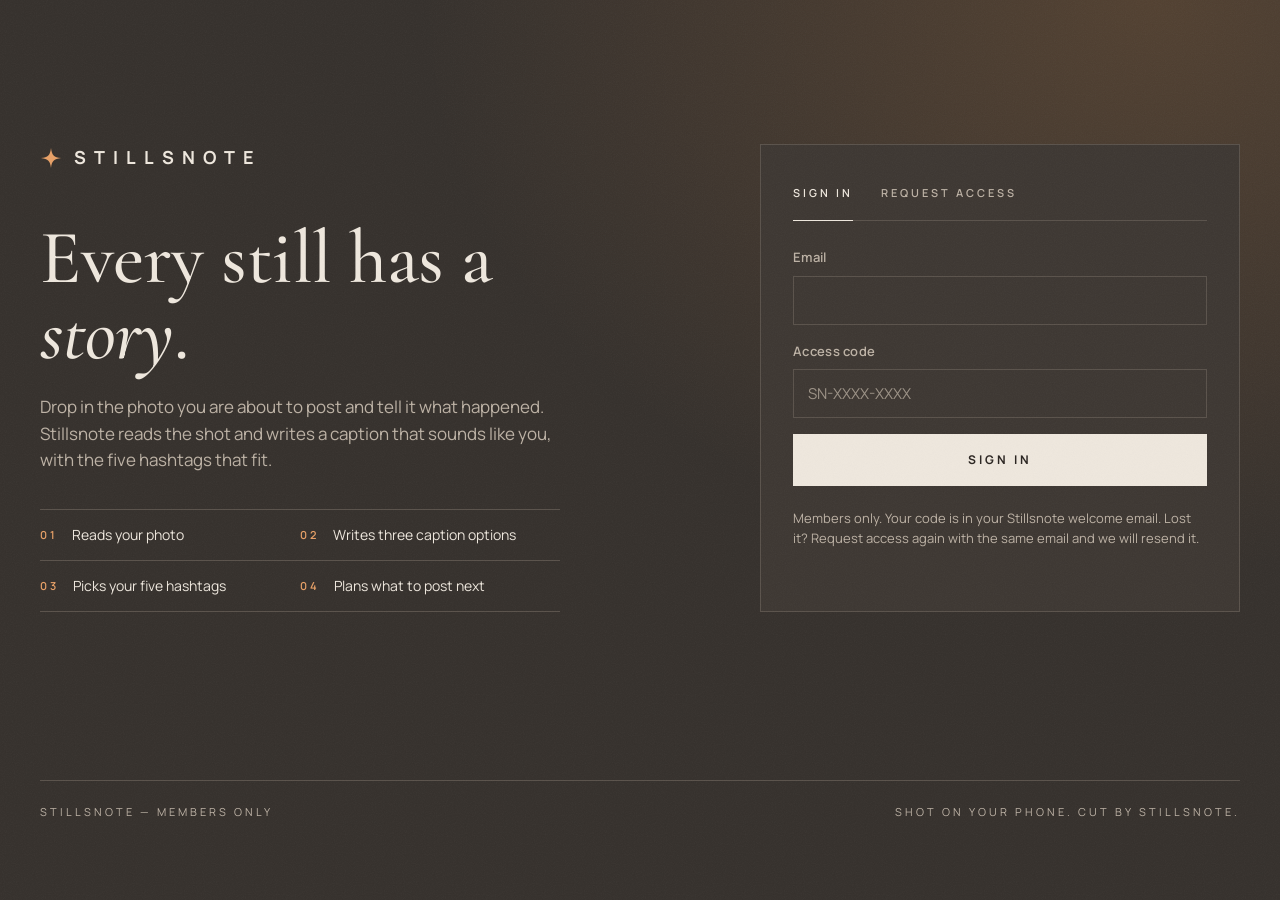
<file: index.html>
<!doctype html>
<html lang="en">
<head>
<meta charset="utf-8">
<meta name="viewport" content="width=device-width, initial-scale=1">
<title>Stillsnote</title>
<meta name="description" content="Stillsnote turns the photo you are about to post into a caption that sounds like you, with the right five hashtags.">
<link rel="icon" href="/favicon.svg" type="image/svg+xml">
<link rel="preconnect" href="https://fonts.googleapis.com">
<link rel="preconnect" href="https://fonts.gstatic.com" crossorigin>
<link href="https://fonts.googleapis.com/css2?family=Cormorant+Garamond:ital,wght@0,500;0,600;1,500&family=Manrope:wght@400;500;600;700&display=swap" rel="stylesheet">
<link rel="stylesheet" href="/assets/styles.css">
<script src="/config.js"></script>
<script src="/assets/app.js" defer></script>
</head>
<body>
<div class="grain" aria-hidden="true"></div>
<div id="demo-banner" class="demo-banner" hidden>Demo mode: sample data, nothing is saved.</div>

<!-- ============ SIGN-IN GATE ============ -->
<section id="view-gate" class="gate" hidden>
  <div class="gate-inner">
    <div class="gate-copy">
      <div class="brand"><svg class="spark" viewBox="0 0 24 24" aria-hidden="true"><path d="M12 1 C 13 9, 15 11, 23 12 C 15 13, 13 15, 12 23 C 11 15, 9 13, 1 12 C 9 11, 11 9, 12 1 Z"/></svg><span>STILLSNOTE</span></div>
      <h1 class="display">Every still has a <em>story</em>.</h1>
      <p class="lede">Drop in the photo you are about to post and tell it what happened. Stillsnote reads the shot and writes a caption that sounds like you, with the five hashtags that fit.</p>
      <ul class="gate-points">
        <li><span>01</span>Reads your photo</li>
        <li><span>02</span>Writes three caption options</li>
        <li><span>03</span>Picks your five hashtags</li>
        <li><span>04</span>Plans what to post next</li>
      </ul>
    </div>

    <div class="gate-card">
      <div class="tabs" role="tablist" aria-label="Account">
        <button type="button" role="tab" id="tab-signin" aria-selected="true" aria-controls="form-signin">Sign in</button>
        <button type="button" role="tab" id="tab-request" aria-selected="false" aria-controls="form-request">Request access</button>
      </div>

      <form id="form-signin" class="stack" role="tabpanel" aria-labelledby="tab-signin" novalidate>
        <label class="field"><span>Email</span><input type="email" name="email" autocomplete="email" required></label>
        <label class="field"><span>Access code</span><input type="text" name="code" autocomplete="one-time-code" placeholder="SN-XXXX-XXXX" required></label>
        <button type="submit" class="btn btn-primary">Sign in</button>
        <p class="hint">Members only. Your code is in your Stillsnote welcome email. Lost it? Request access again with the same email and we will resend it.</p>
        <p class="form-msg" role="status" aria-live="polite"></p>
      </form>

      <form id="form-request" class="stack" role="tabpanel" aria-labelledby="tab-request" hidden novalidate>
        <label class="field"><span>Name</span><input type="text" name="name" autocomplete="name" required></label>
        <label class="field"><span>Email</span><input type="email" name="email" autocomplete="email" required></label>
        <label class="field"><span>Instagram handle <small>(optional)</small></span><input type="text" name="instagram" placeholder="@yourhandle"></label>
        <label class="hp" aria-hidden="true">Website<input type="text" name="website" tabindex="-1" autocomplete="off"></label>
        <label class="check"><input type="checkbox" name="optin"><span id="optin-wording">Yes, send me occasional Stillsnote news and tips. I can unsubscribe anytime.</span></label>
        <button type="submit" class="btn btn-primary">Request access</button>
        <p class="form-msg" role="status" aria-live="polite"></p>
      </form>
    </div>
  </div>
  <footer class="foot"><span>STILLSNOTE — MEMBERS ONLY</span><span>SHOT ON YOUR PHONE. CUT BY STILLSNOTE.</span></footer>
</section>

<!-- ============ APP SHELL ============ -->
<div id="app" class="shell" hidden>
  <header class="topbar">
    <a class="brand" href="#/studio"><svg class="spark" viewBox="0 0 24 24" aria-hidden="true"><path d="M12 1 C 13 9, 15 11, 23 12 C 15 13, 13 15, 12 23 C 11 15, 9 13, 1 12 C 9 11, 11 9, 12 1 Z"/></svg><span>STILLSNOTE</span></a>
    <nav class="nav" aria-label="Main">
      <a href="#/studio" data-route="studio">Studio</a>
      <a href="#/planner" data-route="planner">Planner</a>
      <a href="#/trends" data-route="trends">Trends</a>
      <a href="#/creative" data-route="creative">Creative</a>
      <a href="#/style" data-route="style">My style</a>
    </nav>
    <div class="account">
      <span class="usage" id="usage" title="AI requests used this month"></span>
      <button type="button" class="btn-text" id="signout">Sign out</button>
    </div>
  </header>

  <!-- STUDIO -->
  <main id="view-studio" class="view" hidden>
    <div class="grid-2">
      <section class="col">
        <div class="section-head">
          <div>
            <span class="eyebrow">01 — Upload</span>
            <h2 class="display-sm">Drop your <em>shot</em></h2>
            <p class="muted">Add the photo you are about to post.</p>
          </div>
          <span class="pill-tag">FRAME 4:5</span>
        </div>

        <label class="dropzone" id="dropzone">
          <input type="file" id="file" accept="image/*" class="sr-only">
          <span class="corner tl" aria-hidden="true"></span><span class="corner tr" aria-hidden="true"></span>
          <span class="corner bl" aria-hidden="true"></span><span class="corner br" aria-hidden="true"></span>
          <span class="drop-empty" id="drop-empty">
            <svg viewBox="0 0 24 24" aria-hidden="true" class="icon-lg"><path d="M12 15V4M7 9l5-5 5 5"/><path d="M4 15v4a1 1 0 0 0 1 1h14a1 1 0 0 0 1-1v-4"/></svg>
            <span class="drop-title">Drag &amp; drop your photo</span>
            <span class="eyebrow-muted">or click to upload</span>
          </span>
          <img id="preview" alt="" hidden>
        </label>

        <div class="story">
          <label for="story" class="label-lg">What's the story?</label>
          <textarea id="story" rows="3" maxlength="1500" placeholder="bukhansan at sunrise w/ my brother before work. he complained the whole way up"></textarea>
          <p class="hint">Write it how you'd text a friend. Who, where, and why it mattered.</p>
          <fieldset class="vibes">
            <legend>Vibe</legend>
            <label><input type="radio" name="vibe" value="Chill" checked><span>Chill</span></label>
            <label><input type="radio" name="vibe" value="Hype"><span>Hype</span></label>
            <label><input type="radio" name="vibe" value="Funny"><span>Funny</span></label>
            <label><input type="radio" name="vibe" value="Low-key"><span>Low-key</span></label>
            <label><input type="radio" name="vibe" value="Poetic"><span>Poetic</span></label>
          </fieldset>
        </div>

        <div class="row-btns">
          <button type="button" class="btn btn-primary grow" id="generate">Write it</button>
          <button type="button" class="btn btn-ghost" id="swap">
            <svg viewBox="0 0 24 24" aria-hidden="true" class="icon"><path d="M4 8h15l-4-4M20 16H5l4 4"/></svg>Swap photo
          </button>
        </div>
        <p class="form-msg" id="studio-msg" role="status" aria-live="polite"></p>
      </section>

      <section class="col">
        <div class="read-panel">
          <svg class="read-art" viewBox="0 0 640 210" preserveAspectRatio="none" aria-hidden="true">
            <defs><radialGradient id="sun" cx="88%" cy="18%" r="55%"><stop offset="0%" stop-color="#E39A57" stop-opacity="0.6"/><stop offset="100%" stop-color="#E39A57" stop-opacity="0"/></radialGradient></defs>
            <rect width="640" height="210" fill="url(#sun)"/>
            <path d="M180 150 C 280 90, 350 110, 430 74 C 500 44, 570 62, 640 50 L 640 210 L 180 210 Z" fill="#3A302A" opacity="0.85"/>
            <path d="M260 180 C 350 140, 420 150, 500 120 C 560 102, 600 110, 640 106 L 640 210 L 260 210 Z" fill="#221D1A"/>
          </svg>
          <div class="read-body">
            <span class="eyebrow light">02 — The read</span>
            <h2 class="display-xs">What the lens sees</h2>
            <p class="read-summary" id="read-summary">Add a photo and press Write it.</p>
            <div class="chips-outline" id="read-tags"></div>
            <div class="grade" id="read-grade-wrap" hidden><span class="eyebrow-muted light">Grade</span><div id="read-grade" class="grade-swatches"></div></div>
          </div>
        </div>

        <div class="block">
          <div class="section-head">
            <div>
              <span class="eyebrow">03 — Caption</span>
              <h2 class="display-xs">Your caption</h2>
            </div>
            <div class="tabs-line" role="tablist" aria-label="Caption style" id="cap-tabs">
              <button type="button" role="tab" data-cap="story" aria-selected="true">Story</button>
              <button type="button" role="tab" data-cap="short" aria-selected="false">Short</button>
              <button type="button" role="tab" data-cap="question" aria-selected="false">Ask a question</button>
            </div>
          </div>
          <label for="caption" class="sr-only">Caption</label>
          <textarea id="caption" class="caption-box" rows="7" maxlength="2200" placeholder="Your caption will appear here. You can edit it before copying."></textarea>
          <div class="between"><span class="hint">Edit freely. Changes are kept when you copy or save.</span><span class="hint" id="cap-count">0 / 2,200</span></div>
        </div>

        <div class="block">
          <div class="section-head">
            <span class="eyebrow">04 — Tags</span>
            <span class="hint" id="tag-count">0 / 5</span>
          </div>
          <div class="tags" id="tags"></div>
          <form class="tag-add" id="tag-add">
            <label for="tag-input" class="sr-only">Add a hashtag</label>
            <input id="tag-input" type="text" placeholder="#addyourown" maxlength="60">
            <button type="submit" class="btn btn-ghost btn-sm">Add</button>
          </form>
          <p class="hint">Instagram allows 5 hashtags per post. Big tags give context, medium and local tags are where people find you.</p>
        </div>

        <div class="row-btns">
          <button type="button" class="btn btn-accent grow" id="copy">
            <svg viewBox="0 0 24 24" aria-hidden="true" class="icon fill"><path d="M12 1 C 13 9, 15 11, 23 12 C 15 13, 13 15, 12 23 C 11 15, 9 13, 1 12 C 9 11, 11 9, 12 1 Z"/></svg>Copy everything
          </button>
          <button type="button" class="btn btn-ghost" id="retry">
            <svg viewBox="0 0 24 24" aria-hidden="true" class="icon"><path d="M20 12a8 8 0 0 1-14 5.3M4 12a8 8 0 0 1 14-5.3M18 3v4h-4M6 21v-4h4"/></svg>Try again
          </button>
        </div>
        <form class="save-row" id="save-form">
          <label class="field inline"><span>Plan for</span><input type="date" id="save-date"></label>
          <label class="field inline"><span>Pillar</span><select id="save-pillar"><option value="">None</option></select></label>
          <button type="submit" class="btn btn-ghost">Save to planner</button>
        </form>
        <p class="form-msg" id="save-msg" role="status" aria-live="polite"></p>
      </section>
    </div>

    <section class="next-scenes">
      <div class="section-head ruled">
        <div>
          <span class="eyebrow">Next scenes</span>
          <h2 class="display-md">Plan what's <em>next</em></h2>
        </div>
        <a href="#/planner" class="btn btn-accent">View all</a>
      </div>
      <div class="scene-grid">
        <a href="#/planner" class="scene scene-planner">
          <span class="scene-label"><span class="eyebrow-muted light">05</span><span class="scene-title">Planner</span></span>
        </a>
        <a href="#/trends" class="scene scene-trends">
          <span class="scene-label"><span class="eyebrow-muted light">06</span><span class="scene-title">Trends</span></span>
        </a>
        <a href="#/creative" class="scene scene-creative">
          <span class="scene-label"><span class="eyebrow-muted light">07</span><span class="scene-title">Creative studio</span></span>
        </a>
      </div>
    </section>
  </main>

  <!-- PLANNER -->
  <main id="view-planner" class="view" hidden>
    <div class="page-head ruled">
      <div>
        <span class="eyebrow">05 — Planner</span>
        <h1 class="display-md">Your <em>storyboard</em></h1>
        <p class="muted">Saved posts, the dates you plan them for, and how your grid will look.</p>
      </div>
      <a href="#/studio" class="btn btn-ghost">New post</a>
    </div>
    <div class="grid-2 planner">
      <section class="col">
        <span class="eyebrow">Grid preview</span>
        <p class="hint">Newest at the top left, the way your profile shows it.</p>
        <div class="feed-grid" id="feed-grid"></div>
      </section>
      <section class="col">
        <div class="block">
          <div class="section-head">
            <div><span class="eyebrow">Direction</span><h2 class="display-xs">Where to go next</h2></div>
            <button type="button" class="btn btn-ghost btn-sm" id="direction-btn">Read my direction</button>
          </div>
          <div id="direction" class="direction"><p class="muted">Get a read on your pillar balance and three to five specific next posts, based on your drafts, your style and this week's trends.</p></div>
        </div>
        <div class="block">
          <span class="eyebrow">Upcoming</span>
          <div id="draft-list" class="draft-list"></div>
        </div>
      </section>
    </div>
  </main>

  <!-- TRENDS -->
  <main id="view-trends" class="view" hidden>
    <div class="page-head ruled">
      <div>
        <span class="eyebrow">06 — Trends</span>
        <h1 class="display-md">What's <em>working</em> now</h1>
        <p class="muted" id="trends-updated">Refreshed every morning.</p>
      </div>
      <div class="filters">
        <label class="field inline"><span>Region</span><select id="trend-region"></select></label>
      </div>
    </div>
    <div class="niche-filter" id="niche-filter" role="group" aria-label="Niche"></div>
    <p class="trend-summary" id="trend-summary"></p>
    <div class="grid-3">
      <section class="col"><span class="eyebrow">Formats getting reach</span><div id="trend-formats" class="list-ruled"></div></section>
      <section class="col"><span class="eyebrow">Topics and moments</span><div id="trend-topics" class="list-ruled"></div></section>
      <section class="col"><span class="eyebrow">Rising hashtags</span><div id="trend-tags" class="tags"></div><p class="hint">Signals from recent coverage, not exact Instagram counts. Pick the ones that truly fit your photo.</p></section>
    </div>
    <section class="sources"><span class="eyebrow">Sources</span><ul id="trend-sources"></ul></section>
  </main>

  <!-- CREATIVE -->
  <main id="view-creative" class="view" hidden>
    <div class="page-head ruled">
      <div>
        <span class="eyebrow">07 — Creative studio</span>
        <h1 class="display-md">Shape the <em>next</em> one</h1>
        <p class="muted">Shot ideas, slide order, hooks and cover text for the post you are planning.</p>
      </div>
    </div>
    <div class="grid-2">
      <form class="col" id="ideas-form">
        <fieldset class="vibes">
          <legend>Post type</legend>
          <label><input type="radio" name="kind" value="single" checked><span>Single photo</span></label>
          <label><input type="radio" name="kind" value="carousel"><span>Carousel</span></label>
          <label><input type="radio" name="kind" value="reel"><span>Reel</span></label>
        </fieldset>
        <label class="field"><span>What are you planning?</span><textarea name="brief" rows="5" maxlength="1500" placeholder="a weekend in gangneung, cafes and the beach, want it to feel slow"></textarea></label>
        <button type="submit" class="btn btn-primary">Get ideas</button>
        <p class="form-msg" role="status" aria-live="polite"></p>
      </form>
      <section class="col" id="ideas-out">
        <p class="muted">Ideas appear here.</p>
      </section>
    </div>
  </main>

  <!-- MY STYLE -->
  <main id="view-style" class="view" hidden>
    <div class="page-head ruled">
      <div>
        <span class="eyebrow">My style</span>
        <h1 class="display-md">How you <em>sound</em></h1>
        <p class="muted">Stillsnote uses this every time it writes for you. The more real your samples, the more the captions sound like you.</p>
      </div>
    </div>
    <form id="style-form" class="style-form">
      <label class="field"><span>What is your account about?</span><input name="niche" maxlength="200" placeholder="hiking, cafes and daily life in Seoul"></label>
      <label class="field"><span>Who follows you?</span><input name="audience" maxlength="300" placeholder="friends, people in their 20s and 30s who like the outdoors"></label>
      <label class="field"><span>Three words for your tone</span><input name="tone" maxlength="200" placeholder="dry, warm, lowercase"></label>
      <label class="field"><span>Caption language</span>
        <select name="language"><option>English</option><option>Korean</option><option>English and Korean</option></select></label>
      <label class="field"><span>Where are you based?</span><input name="location" maxlength="120" placeholder="Seoul"></label>
      <label class="field"><span>Content pillars <small>(comma-separated, up to 6)</small></span><input name="pillars" maxlength="300" placeholder="hikes, cafes, food, city at night"></label>
      <label class="field wide"><span>Paste 3 to 5 captions you wrote and liked</span><textarea name="samples" rows="7" maxlength="4000"></textarea></label>
      <label class="field wide"><span>Anything to avoid?</span><input name="avoid" maxlength="400" placeholder="no emoji, never say 'blessed'"></label>
      <div class="wide row-btns"><button type="submit" class="btn btn-primary">Save my style</button><p class="form-msg" role="status" aria-live="polite"></p></div>
    </form>
  </main>

  <footer class="foot"><span>STILLSNOTE — MEMBERS ONLY</span><span>SHOT ON YOUR PHONE. CUT BY STILLSNOTE.</span></footer>
</div>

<div id="toast" class="toast" role="status" aria-live="polite" hidden></div>
</body>
</html>
</file>
<file: assets/styles.css>
/* Stillsnote — warm graphite, editorial */
:root {
  --bg: #35302C;
  --panel: #3D3732;
  --deep: #2A2420;
  --line: #5A524B;
  --line-strong: #6E645B;
  --text: #EFE8DE;
  --muted: #BDB2A5;
  --accent: #E8A066;
  --accent-ink: #2A2420;
  --danger: #F0A08A;
  --serif: 'Cormorant Garamond', Georgia, serif;
  --sans: Manrope, system-ui, -apple-system, 'Apple SD Gothic Neo', 'Malgun Gothic', sans-serif;
}

* { box-sizing: border-box; }
html { -webkit-text-size-adjust: 100%; }
body {
  margin: 0; min-height: 100vh; background: var(--bg); color: var(--text);
  font-family: var(--sans); font-size: 15px; line-height: 1.55;
  background-image: radial-gradient(ellipse at 90% 0%, rgba(214, 140, 72, 0.18), rgba(214, 140, 72, 0) 45%);
  background-attachment: fixed;
}
.grain {
  position: fixed; inset: 0; pointer-events: none; z-index: 50; opacity: 0.05;
  background-image: url("data:image/svg+xml;utf8,<svg xmlns='http://www.w3.org/2000/svg' width='200' height='200'><filter id='n'><feTurbulence type='fractalNoise' baseFrequency='0.9' numOctaves='2' stitchTiles='stitch'/><feColorMatrix type='saturate' values='0'/></filter><rect width='200' height='200' filter='url(%23n)'/></svg>");
}
[hidden] { display: none !important; }
a { color: var(--text); }
a:hover { color: var(--accent); }
img { max-width: 100%; display: block; }
button, input, select, textarea { font: inherit; color: inherit; }
:focus-visible { outline: 2px solid var(--accent); outline-offset: 3px; }
.sr-only { position: absolute; width: 1px; height: 1px; padding: 0; margin: -1px; overflow: hidden; clip: rect(0 0 0 0); white-space: nowrap; border: 0; }

/* Type */
.display { font-family: var(--serif); font-weight: 500; font-size: clamp(44px, 6vw, 76px); line-height: 1; letter-spacing: -0.5px; margin: 0; }
.display-md { font-family: var(--serif); font-weight: 500; font-size: clamp(36px, 4.2vw, 50px); line-height: 1; margin: 10px 0 0; }
.display-sm { font-family: var(--serif); font-weight: 500; font-size: clamp(38px, 4.5vw, 54px); line-height: 1; margin: 10px 0 0; }
.display-xs { font-family: var(--serif); font-weight: 500; font-size: 34px; line-height: 1.05; margin: 8px 0 0; }
em { font-style: italic; }
.eyebrow { display: block; font-size: 11px; letter-spacing: 4px; text-transform: uppercase; font-weight: 600; color: var(--accent); }
.eyebrow.light { color: #F0B884; }
.eyebrow-muted { font-size: 11px; letter-spacing: 4px; text-transform: uppercase; color: var(--muted); }
.eyebrow-muted.light { color: #D9D0C4; }
.muted { color: var(--muted); margin: 10px 0 0; }
.hint { color: var(--muted); font-size: 13px; margin: 6px 0 0; }
.label-lg { display: block; font-weight: 600; font-size: 16px; margin-bottom: 8px; }
.lede { font-size: 17px; color: var(--muted); max-width: 520px; margin: 22px 0 0; }

/* Brand */
.brand { display: inline-flex; align-items: center; gap: 12px; text-decoration: none; font-weight: 700; font-size: 18px; letter-spacing: 8px; color: var(--text); }
.spark { width: 22px; height: 22px; fill: var(--accent); flex: none; }

/* Buttons */
.btn {
  display: inline-flex; align-items: center; justify-content: center; gap: 10px; min-height: 52px; padding: 0 24px;
  border-radius: 0; border: 1px solid transparent; cursor: pointer; text-decoration: none;
  font-size: 12px; font-weight: 700; letter-spacing: 3px; text-transform: uppercase;
}
.btn:disabled { opacity: 0.55; cursor: progress; }
.btn-primary { background: var(--text); color: var(--deep); }
.btn-primary:hover { background: #fff; color: var(--deep); }
.btn-accent { background: var(--accent); color: var(--accent-ink); }
.btn-accent:hover { background: #F0B47F; color: var(--accent-ink); }
.btn-ghost { background: transparent; color: var(--text); border-color: var(--line-strong); }
.btn-ghost:hover { border-color: var(--text); color: var(--text); }
.btn-sm { min-height: 44px; padding: 0 16px; font-size: 11px; }
.btn-text { background: none; border: 0; color: var(--muted); cursor: pointer; font-size: 11px; letter-spacing: 3px; text-transform: uppercase; min-height: 44px; padding: 0 4px; }
.btn-text:hover { color: var(--text); }
.grow { flex: 1; }
.row-btns { display: flex; gap: 12px; flex-wrap: wrap; align-items: center; }
.icon { width: 18px; height: 18px; fill: none; stroke: currentColor; stroke-width: 1.5; stroke-linecap: round; stroke-linejoin: round; flex: none; }
.icon.fill { fill: currentColor; stroke: none; width: 16px; height: 16px; }
.icon-lg { width: 52px; height: 52px; fill: none; stroke: var(--text); stroke-width: 1; stroke-linecap: round; stroke-linejoin: round; }
.btn.loading::after { content: ''; width: 14px; height: 14px; border: 2px solid currentColor; border-right-color: transparent; border-radius: 50%; animation: spin 0.8s linear infinite; }
@keyframes spin { to { transform: rotate(360deg); } }

/* Forms */
.stack { display: flex; flex-direction: column; gap: 16px; }
.field { display: flex; flex-direction: column; gap: 8px; font-size: 13px; color: var(--muted); }
.field > span { font-weight: 600; letter-spacing: 0.3px; }
.field small { font-weight: 400; }
.field.inline { flex-direction: row; align-items: center; gap: 10px; }
input[type=text], input[type=email], input[type=date], select, textarea {
  width: 100%; background: var(--panel); border: 1px solid var(--line); border-radius: 0; color: var(--text);
  padding: 12px 14px; font-size: 15px; min-height: 46px;
}
.field.inline input, .field.inline select { width: auto; }
textarea { resize: vertical; line-height: 1.6; }
input::placeholder, textarea::placeholder { color: #9C9286; }
input[type=date] { color-scheme: dark; }
.check { display: flex; gap: 12px; align-items: flex-start; font-size: 14px; color: var(--muted); cursor: pointer; }
.check input { width: 20px; height: 20px; margin: 1px 0 0; accent-color: var(--accent); flex: none; }
.hp { position: absolute; left: -9999px; }
.form-msg { margin: 0; font-size: 14px; min-height: 1em; }
.form-msg.error { color: var(--danger); }
.form-msg.ok { color: #CFE3B8; }

/* Gate */
.gate { min-height: 100vh; display: flex; flex-direction: column; padding: 40px; max-width: 1360px; margin: 0 auto; }
.gate-inner { flex: 1; display: grid; grid-template-columns: repeat(auto-fit, minmax(340px, 1fr)); gap: 64px; align-items: center; padding: 40px 0; }
.gate-copy .brand { margin-bottom: 48px; }
.gate-points { list-style: none; padding: 0; margin: 36px 0 0; display: grid; grid-template-columns: repeat(2, minmax(0, 1fr)); gap: 0; max-width: 520px; border-top: 1px solid var(--line); }
.gate-points li { padding: 14px 0; border-bottom: 1px solid var(--line); font-size: 14px; display: flex; gap: 14px; }
.gate-points span { color: var(--accent); font-size: 11px; letter-spacing: 3px; font-weight: 600; padding-top: 2px; }
.gate-card { background: var(--panel); border: 1px solid var(--line); padding: 32px; max-width: 480px; width: 100%; justify-self: end; }
.tabs { display: flex; gap: 28px; border-bottom: 1px solid var(--line); margin-bottom: 26px; }
.tabs button, .tabs-line button {
  background: none; border: 0; border-bottom: 1px solid transparent; margin-bottom: -1px; padding: 0 0 12px; min-height: 44px; cursor: pointer;
  font-size: 11px; font-weight: 600; letter-spacing: 3px; text-transform: uppercase; color: var(--muted);
}
.tabs button[aria-selected=true], .tabs-line button[aria-selected=true] { color: var(--text); border-bottom-color: var(--text); }

/* Shell */
.shell { max-width: 1360px; margin: 0 auto; padding: 36px 40px 0; }
.topbar { display: flex; align-items: center; justify-content: space-between; flex-wrap: wrap; gap: 16px 28px; padding-bottom: 20px; border-bottom: 1px solid var(--line-strong); }
.nav { display: flex; gap: 28px; flex-wrap: wrap; }
.nav a { display: inline-flex; align-items: center; min-height: 44px; text-decoration: none; color: var(--muted); font-size: 11px; font-weight: 600; letter-spacing: 3px; text-transform: uppercase; border-bottom: 1px solid transparent; }
.nav a:hover { color: var(--text); }
.nav a[aria-current=page] { color: var(--text); border-bottom-color: var(--text); }
.account { display: flex; align-items: center; gap: 16px; }
.usage { font-size: 11px; letter-spacing: 2px; color: var(--muted); }
.view { padding-top: 40px; }
.foot { display: flex; justify-content: space-between; flex-wrap: wrap; gap: 12px; margin-top: 64px; padding: 22px 0 40px; border-top: 1px solid var(--line); font-size: 11px; letter-spacing: 3px; color: var(--muted); }
.demo-banner { background: var(--accent); color: var(--accent-ink); text-align: center; font-size: 12px; letter-spacing: 2px; padding: 8px; font-weight: 600; }

/* Layout */
.grid-2 { display: grid; grid-template-columns: repeat(auto-fit, minmax(min(100%, 380px), 1fr)); gap: 40px; align-items: start; }
.grid-3 { display: grid; grid-template-columns: repeat(auto-fit, minmax(min(100%, 300px), 1fr)); gap: 40px; align-items: start; margin-top: 28px; }
.col { display: flex; flex-direction: column; gap: 22px; min-width: 0; }
.section-head { display: flex; justify-content: space-between; align-items: flex-end; gap: 16px; flex-wrap: wrap; }
.page-head { display: flex; justify-content: space-between; align-items: flex-end; gap: 16px; flex-wrap: wrap; }
.ruled { padding-bottom: 22px; border-bottom: 1px solid var(--line-strong); margin-bottom: 32px; }
.block { border-top: 1px solid var(--line-strong); padding-top: 22px; display: flex; flex-direction: column; gap: 16px; }
.between { display: flex; justify-content: space-between; gap: 12px; flex-wrap: wrap; }
.pill-tag { padding: 7px 12px; border: 1px solid var(--line); font-size: 11px; letter-spacing: 3px; color: #CFC6BA; }

/* Dropzone */
.dropzone { position: relative; min-height: 520px; border: 1px solid #4F4842; background: var(--panel); display: flex; align-items: center; justify-content: center; cursor: pointer; overflow: hidden; }
.dropzone.drag { border-color: var(--accent); background: #443D37; }
.dropzone:focus-within { outline: 2px solid var(--accent); outline-offset: 3px; }
.drop-empty { display: flex; flex-direction: column; align-items: center; gap: 14px; text-align: center; padding: 24px; }
.drop-title { font-family: var(--serif); font-size: 32px; font-weight: 500; }
.corner { position: absolute; width: 28px; height: 28px; border-color: #CFC6BA; border-style: solid; border-width: 0; z-index: 2; pointer-events: none; }
.corner.tl { top: 22px; left: 22px; border-top-width: 1px; border-left-width: 1px; }
.corner.tr { top: 22px; right: 22px; border-top-width: 1px; border-right-width: 1px; }
.corner.bl { bottom: 22px; left: 22px; border-bottom-width: 1px; border-left-width: 1px; }
.corner.br { bottom: 22px; right: 22px; border-bottom-width: 1px; border-right-width: 1px; }
#preview { position: absolute; inset: 0; width: 100%; height: 100%; object-fit: contain; background: #1E1A17; }

/* Vibes / radio chips */
.vibes { border: 0; padding: 0; margin: 14px 0 0; display: flex; flex-wrap: wrap; gap: 8px; align-items: center; }
.vibes legend { font-size: 11px; letter-spacing: 3px; text-transform: uppercase; color: var(--muted); font-weight: 600; margin-bottom: 10px; float: left; width: 100%; }
.vibes label { position: relative; cursor: pointer; }
.vibes input { position: absolute; opacity: 0; inset: 0; cursor: pointer; }
.vibes span { display: inline-flex; align-items: center; min-height: 44px; padding: 0 16px; border: 1px solid var(--line); font-size: 13px; }
.vibes input:checked + span { background: var(--text); color: var(--deep); border-color: var(--text); font-weight: 600; }
.vibes input:focus-visible + span { outline: 2px solid var(--accent); outline-offset: 2px; }

/* Read panel */
.read-panel { position: relative; overflow: hidden; background: var(--deep); padding: 28px 30px; }
.read-art { position: absolute; inset: 0; width: 100%; height: 100%; }
.read-body { position: relative; display: flex; flex-direction: column; gap: 16px; }
.read-summary { margin: 0; color: #D9D0C4; max-width: 46ch; }
.chips-outline { display: flex; flex-wrap: wrap; gap: 8px; }
.chips-outline span { padding: 8px 12px; border: 1px solid rgba(241, 236, 228, 0.35); font-size: 11px; font-weight: 600; letter-spacing: 2px; text-transform: uppercase; }
.grade { display: flex; align-items: center; gap: 16px; }
.grade-swatches { display: flex; }
.grade-swatches span { width: 40px; height: 24px; }
.grade-swatches span:first-child { outline: 1px solid var(--text); outline-offset: 3px; margin-right: 8px; }

/* Caption + tags */
.caption-box { background: var(--panel); border-color: #4F4842; font-size: 17px; padding: 20px 22px; min-height: 220px; }
.tabs-line { display: flex; gap: 22px; flex-wrap: wrap; }
.tags { display: flex; flex-wrap: wrap; gap: 8px; }
.tag { display: inline-flex; align-items: center; gap: 4px; border: 1px solid var(--line); font-size: 14px; padding-left: 14px; }
.tag .tier { font-size: 10px; letter-spacing: 2px; color: var(--muted); text-transform: uppercase; margin-left: 6px; }
.tag button { background: none; border: 0; color: var(--muted); cursor: pointer; width: 36px; height: 38px; font-size: 18px; line-height: 1; }
.tag button:hover { color: var(--text); }
.tag.static { padding: 8px 14px; }
.tag-add { display: flex; gap: 8px; max-width: 360px; }
.tag-add input { min-height: 44px; }
.save-row { display: flex; gap: 14px; flex-wrap: wrap; align-items: center; padding-top: 6px; }

/* Next scenes */
.next-scenes { margin-top: 80px; }
.scene-grid { display: grid; grid-template-columns: 1.2fr 1fr 0.8fr; gap: 6px; }
.scene { position: relative; display: block; height: 380px; overflow: hidden; text-decoration: none; background-size: cover; background-position: center; }
.scene::after { content: ''; position: absolute; inset: 0; background: linear-gradient(0deg, rgba(20, 16, 13, 0.72), rgba(20, 16, 13, 0) 55%); transition: opacity 0.2s; }
.scene:hover::after { opacity: 0.8; }
.scene-label { position: absolute; left: 28px; bottom: 26px; z-index: 1; display: flex; flex-direction: column; gap: 4px; color: #F1ECE4; }
.scene-title { font-family: var(--serif); font-size: 34px; line-height: 1.05; }
.scene-planner { background-color: #B9B3AB; background-image: url("data:image/svg+xml;utf8,<svg xmlns='http://www.w3.org/2000/svg' viewBox='0 0 520 380' preserveAspectRatio='xMidYMid slice'><g transform='rotate(-9 260 190)'><rect x='-30' y='-80' width='120' height='560' fill='%232A2622'/><rect x='70' y='-80' width='120' height='560' fill='%23C2804F'/><rect x='170' y='-80' width='120' height='560' fill='%238E949A'/><circle cx='230' cy='250' r='40' fill='%231E1E1E'/><circle cx='224' cy='242' r='8' fill='%23E39A52'/><rect x='270' y='-80' width='120' height='560' fill='%232F3A36'/><rect x='290' y='40' width='80' height='90' fill='none' stroke='%23C9D2CE' stroke-width='3'/><rect x='370' y='-80' width='120' height='560' fill='%23C9C6C2'/><path d='M40 260 L80 220 L120 245 L170 210 L170 480 L40 480Z' fill='%232C211A'/></g></svg>"); }
.scene-trends { background-color: #3A322C; background-image: url("data:image/svg+xml;utf8,<svg xmlns='http://www.w3.org/2000/svg' viewBox='0 0 600 380' preserveAspectRatio='xMidYMid slice'><rect width='600' height='380' fill='%233A322C'/><rect y='60' width='600' height='22' fill='%234A4038'/><rect y='130' width='600' height='22' fill='%234A4038'/><rect y='200' width='600' height='22' fill='%234A4038'/><circle cx='430' cy='40' r='12' fill='%23E39A52' opacity='0.8'/><circle cx='478' cy='46' r='14' fill='%23E39A52' opacity='0.6'/><circle cx='530' cy='38' r='10' fill='%23E39A52' opacity='0.8'/><rect x='220' y='230' width='220' height='150' rx='10' fill='%23151515'/><circle cx='380' cy='310' r='44' fill='%231E1E1E' stroke='%233E3E3E' stroke-width='7'/></svg>"); }
.scene-creative { background-color: #9AA0A6; background-image: url("data:image/svg+xml;utf8,<svg xmlns='http://www.w3.org/2000/svg' viewBox='0 0 300 380' preserveAspectRatio='xMidYMid slice'><rect width='300' height='380' fill='%239AA0A6'/><circle cx='160' cy='100' r='44' fill='%233A2C24'/><path d='M40 380 C 50 200, 270 200, 280 380 Z' fill='%231E1E20'/><path d='M110 210 L140 380 M210 210 L180 380' stroke='%23D9D4CC' stroke-width='10'/><rect x='120' y='280' width='80' height='46' rx='6' fill='%23111'/><circle cx='160' cy='303' r='15' fill='%232B2B2B' stroke='%23E39A52' stroke-width='2'/></svg>"); }

/* Planner */
.feed-grid { display: grid; grid-template-columns: repeat(3, 1fr); gap: 3px; background: var(--deep); padding: 3px; }
.feed-cell { position: relative; aspect-ratio: 4 / 5; background: var(--panel); overflow: hidden; border: 0; padding: 0; cursor: pointer; }
.feed-cell img { width: 100%; height: 100%; object-fit: cover; }
.feed-cell .date { position: absolute; left: 6px; bottom: 6px; font-size: 10px; letter-spacing: 1px; background: rgba(20, 16, 13, 0.75); color: var(--text); padding: 2px 6px; }
.feed-cell.empty { display: flex; align-items: center; justify-content: center; color: var(--muted); font-size: 11px; letter-spacing: 2px; cursor: default; }
.draft-list { display: flex; flex-direction: column; }
.draft { display: grid; grid-template-columns: 64px 1fr; gap: 16px; padding: 16px 0; border-bottom: 1px solid var(--line); }
.draft img, .draft .noimg { width: 64px; height: 80px; object-fit: cover; background: var(--panel); }
.draft .meta { display: flex; gap: 10px; flex-wrap: wrap; align-items: center; }
.draft .cap { margin: 6px 0 8px; font-size: 14px; color: #D9D0C4; display: -webkit-box; -webkit-line-clamp: 2; -webkit-box-orient: vertical; overflow: hidden; }
.draft .controls { display: flex; gap: 10px; flex-wrap: wrap; align-items: center; }
.draft .controls input, .draft .controls select { min-height: 40px; padding: 6px 10px; font-size: 13px; width: auto; }
.status { font-size: 10px; letter-spacing: 2px; text-transform: uppercase; padding: 3px 8px; border: 1px solid var(--line-strong); }
.status.Ready { border-color: var(--accent); color: var(--accent); }
.status.Posted { color: var(--muted); }
.direction p { margin: 0; }
.direction h3, .ideas h3 { font-size: 11px; letter-spacing: 3px; text-transform: uppercase; color: var(--muted); font-weight: 600; margin: 20px 0 8px; }
.list-ruled { display: flex; flex-direction: column; margin-top: 8px; }
.list-ruled .item { padding: 14px 0; border-bottom: 1px solid var(--line); }
.list-ruled .item:first-child { border-top: 1px solid var(--line); }
.item-title { font-family: var(--serif); font-size: 22px; line-height: 1.2; }
.item-sub { color: var(--muted); font-size: 13px; margin-top: 4px; }
.item-tip { font-size: 14px; margin-top: 6px; }

/* Trends */
.niche-filter { display: flex; flex-wrap: wrap; gap: 8px; }
.niche-filter button { min-height: 40px; padding: 0 14px; background: none; border: 1px solid var(--line); cursor: pointer; font-size: 12px; letter-spacing: 1px; color: var(--text); }
.niche-filter button[aria-pressed=true] { background: var(--text); color: var(--deep); border-color: var(--text); font-weight: 600; }
.trend-summary { font-family: var(--serif); font-size: 24px; line-height: 1.35; max-width: 60ch; margin: 28px 0 0; }
.trend-tag-note { display: block; font-size: 12px; color: var(--muted); }
.sources { margin-top: 48px; padding-top: 18px; border-top: 1px solid var(--line); }
.sources ul { margin: 10px 0 0; padding-left: 18px; color: var(--muted); font-size: 13px; columns: 2; column-gap: 40px; }
.sources a { color: var(--muted); }

/* Creative */
.ideas .concept { padding: 16px 0; border-bottom: 1px solid var(--line); }
.ideas ol { margin: 0; padding-left: 20px; }
.ideas ol li { padding: 6px 0; }
.ideas .copyable { display: flex; justify-content: space-between; gap: 12px; align-items: center; padding: 10px 0; border-bottom: 1px solid var(--line); }

/* Style form */
.style-form { display: grid; grid-template-columns: repeat(auto-fit, minmax(min(100%, 320px), 1fr)); gap: 22px 32px; max-width: 980px; }
.style-form .wide { grid-column: 1 / -1; }

/* Toast */
.toast { position: fixed; left: 50%; bottom: 28px; transform: translateX(-50%); background: var(--text); color: var(--deep); padding: 12px 20px; font-size: 14px; font-weight: 600; z-index: 60; }

/* Empty states */
.empty-note { color: var(--muted); font-size: 14px; padding: 18px 0; }

@media (max-width: 760px) {
  .gate, .shell { padding: 24px 20px 0; }
  .gate-card { justify-self: stretch; padding: 24px; }
  .gate-points { grid-template-columns: 1fr; }
  .dropzone { min-height: 380px; }
  .scene-grid { grid-template-columns: 1fr; }
  .scene { height: 240px; }
  .nav { gap: 18px; overflow-x: auto; flex-wrap: nowrap; width: 100%; order: 3; }
  .sources ul { columns: 1; }
  .read-panel { padding: 22px; }
}
</file>
